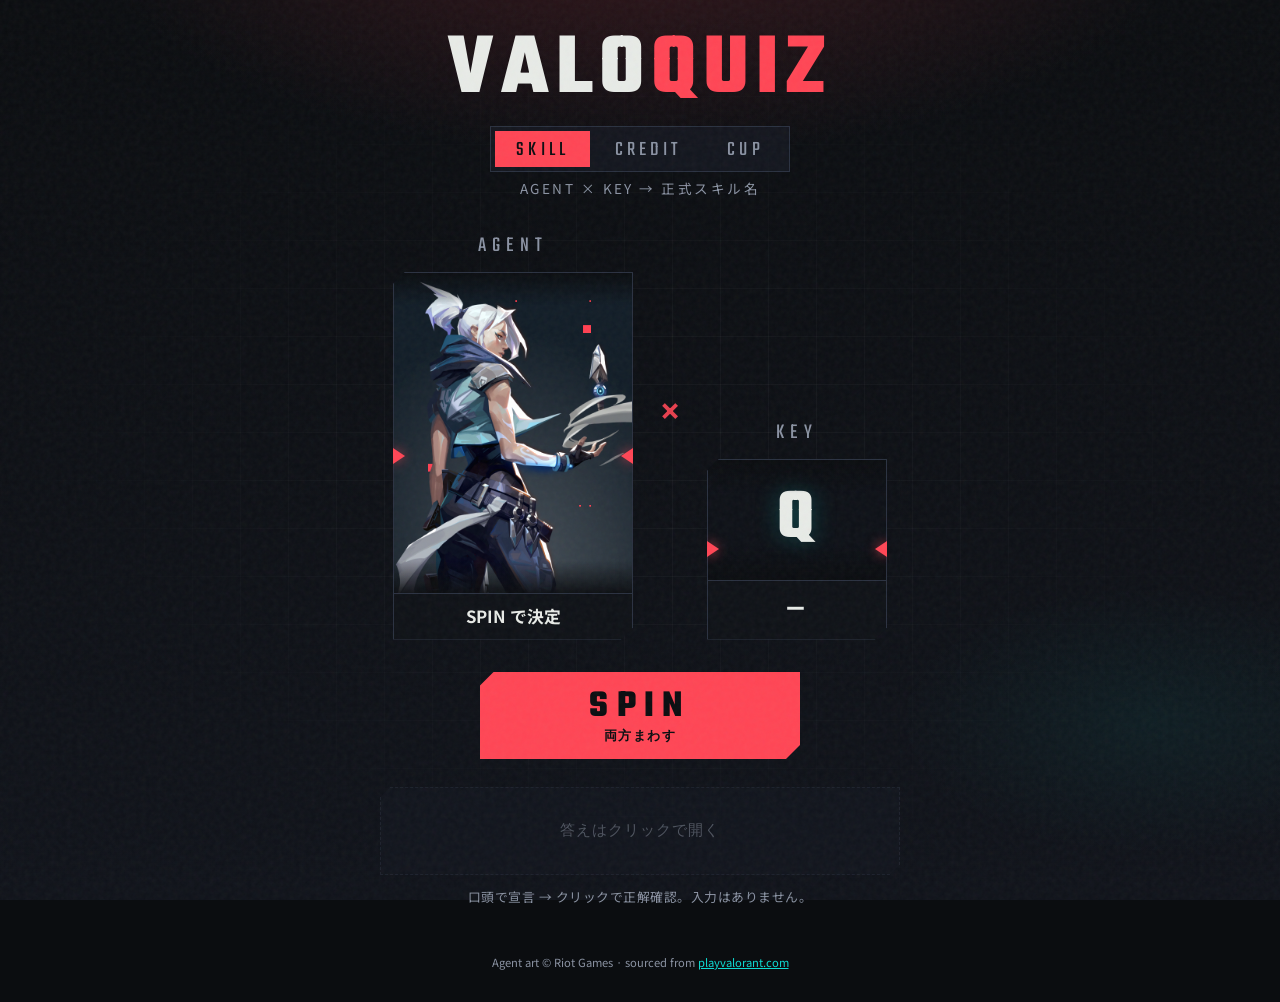
<file: index.html>
<!DOCTYPE html>
<html lang="ja">
  <head>
    <meta charset="UTF-8" />
    <meta name="viewport" content="width=device-width, initial-scale=1.0" />
    <title>VALO QUIZ — スキル名ルーレット</title>
    <link rel="preconnect" href="https://fonts.googleapis.com" />
    <link rel="preconnect" href="https://fonts.gstatic.com" crossorigin />
    <link
      href="https://fonts.googleapis.com/css2?family=Noto+Sans+JP:wght@400;500;700;900&family=Teko:wght@500;600;700&display=swap"
      rel="stylesheet"
    />
    <link rel="stylesheet" href="styles.css" />
  </head>
  <body>
    <div class="noise" aria-hidden="true"></div>
    <div class="grid-bg" aria-hidden="true"></div>

    <header class="top">
      <p class="brand">VALO<span>QUIZ</span></p>
      <nav class="tabs" aria-label="クイズ切り替え">
        <a class="tab is-active" href="index.html" aria-current="page">SKILL</a>
        <a class="tab" href="credit.html">CREDIT</a>
        <a class="tab" href="tournament.html">CUP</a>
      </nav>
      <p class="tag">AGENT × KEY → 正式スキル名</p>
    </header>

    <main class="stage">
      <section class="reels" aria-label="ルーレット">
        <div class="reel-block">
          <div class="reel-label">AGENT</div>
          <div class="reel agent-reel" id="agent-reel">
            <div class="pointer" aria-hidden="true"></div>
            <div class="reel-window">
              <div class="reel-strip" id="agent-strip"></div>
            </div>
            <div class="agent-name" id="agent-name">？</div>
          </div>
        </div>

        <div class="x-mark" aria-hidden="true">×</div>

        <div class="reel-block">
          <div class="reel-label">KEY</div>
          <div class="reel key-reel" id="key-reel">
            <div class="pointer" aria-hidden="true"></div>
            <div class="reel-window">
              <div class="reel-strip" id="key-strip"></div>
            </div>
            <div class="key-name" id="key-name">？</div>
          </div>
        </div>
      </section>

      <section class="controls">
        <button type="button" class="spin-btn" id="spin-btn">
          <span class="spin-btn__glitch">SPIN</span>
          <span class="spin-btn__sub">両方まわす</span>
        </button>
      </section>

      <section class="answer-panel">
        <button
          type="button"
          class="answer-btn"
          id="answer-btn"
          disabled
          aria-expanded="false"
        >
          <span class="answer-btn__hint" id="answer-hint"
            >答えはクリックで開く</span
          >
          <span class="answer-btn__value" id="answer-value" hidden></span>
        </button>
        <p class="howto">
          口頭で宣言 → クリックで正解確認。入力はありません。
        </p>
      </section>
    </main>

    <footer class="foot">
      <span
        >Agent art © Riot Games · sourced from
        <a
          href="https://playvalorant.com/ja-jp/agents/"
          target="_blank"
          rel="noopener"
          >playvalorant.com</a
        ></span
      >
    </footer>

    <script src="data.js"></script>
    <script src="app.js"></script>
  </body>
</html>
</file>
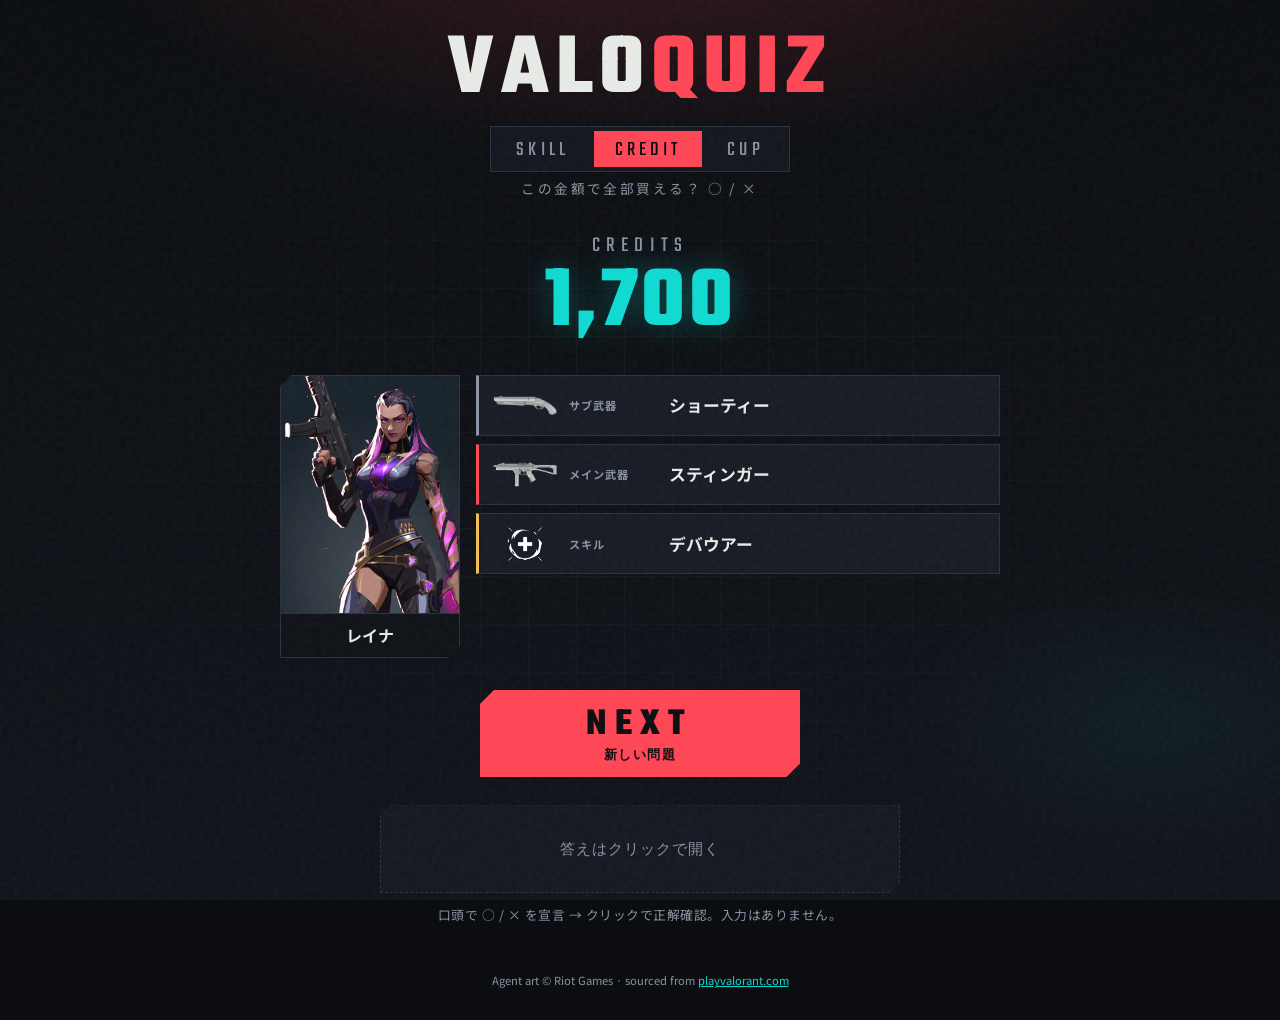
<file: credit.html>
<!DOCTYPE html>
<html lang="ja">
  <head>
    <meta charset="UTF-8" />
    <meta name="viewport" content="width=device-width, initial-scale=1.0" />
    <title>VALO QUIZ — クレジットクイズ</title>
    <link rel="preconnect" href="https://fonts.googleapis.com" />
    <link rel="preconnect" href="https://fonts.gstatic.com" crossorigin />
    <link
      href="https://fonts.googleapis.com/css2?family=Noto+Sans+JP:wght@400;500;700;900&family=Teko:wght@500;600;700&display=swap"
      rel="stylesheet"
    />
    <link rel="stylesheet" href="styles.css" />
    <link rel="stylesheet" href="credit.css" />
  </head>
  <body>
    <div class="noise" aria-hidden="true"></div>
    <div class="grid-bg" aria-hidden="true"></div>

    <header class="top">
      <p class="brand">VALO<span>QUIZ</span></p>
      <nav class="tabs" aria-label="クイズ切り替え">
        <a class="tab" href="index.html">SKILL</a>
        <a class="tab is-active" href="credit.html" aria-current="page">CREDIT</a>
        <a class="tab" href="tournament.html">CUP</a>
      </nav>
      <p class="tag">この金額で全部買える？ ○ / ×</p>
    </header>

    <main class="stage">
      <section class="wallet" aria-label="所持クレジット">
        <span class="wallet__label">CREDITS</span>
        <span class="wallet__amount" id="credits">—</span>      </section>

      <section class="loadout" aria-label="購入リスト">
        <figure class="loadout__agent">
          <img id="agent-img" alt="" />
          <figcaption id="agent-name">—</figcaption>
        </figure>
        <ul class="loadout__items" id="items"></ul>
      </section>

      <section class="controls">
        <button type="button" class="spin-btn" id="next-btn">
          <span class="spin-btn__glitch">NEXT</span>
          <span class="spin-btn__sub">新しい問題</span>
        </button>
      </section>

      <section class="answer-panel">
        <button
          type="button"
          class="answer-btn"
          id="answer-btn"
          aria-expanded="false"
        >
          <span class="answer-btn__hint" id="answer-hint"
            >答えはクリックで開く</span
          >
          <span class="credit-answer" id="answer-value" hidden>
            <span class="credit-answer__verdict" id="verdict"></span>
            <span class="credit-answer__breakdown" id="breakdown"></span>
          </span>
        </button>
        <p class="howto">
          口頭で ○ / × を宣言 → クリックで正解確認。入力はありません。
        </p>
      </section>
    </main>

    <footer class="foot">
      <span
        >Agent art © Riot Games · sourced from
        <a
          href="https://playvalorant.com/ja-jp/agents/"
          target="_blank"
          rel="noopener"
          >playvalorant.com</a
        ></span
      >
    </footer>

    <script src="credit-data.js"></script>
    <script src="credit.js"></script>
  </body>
</html>
</file>
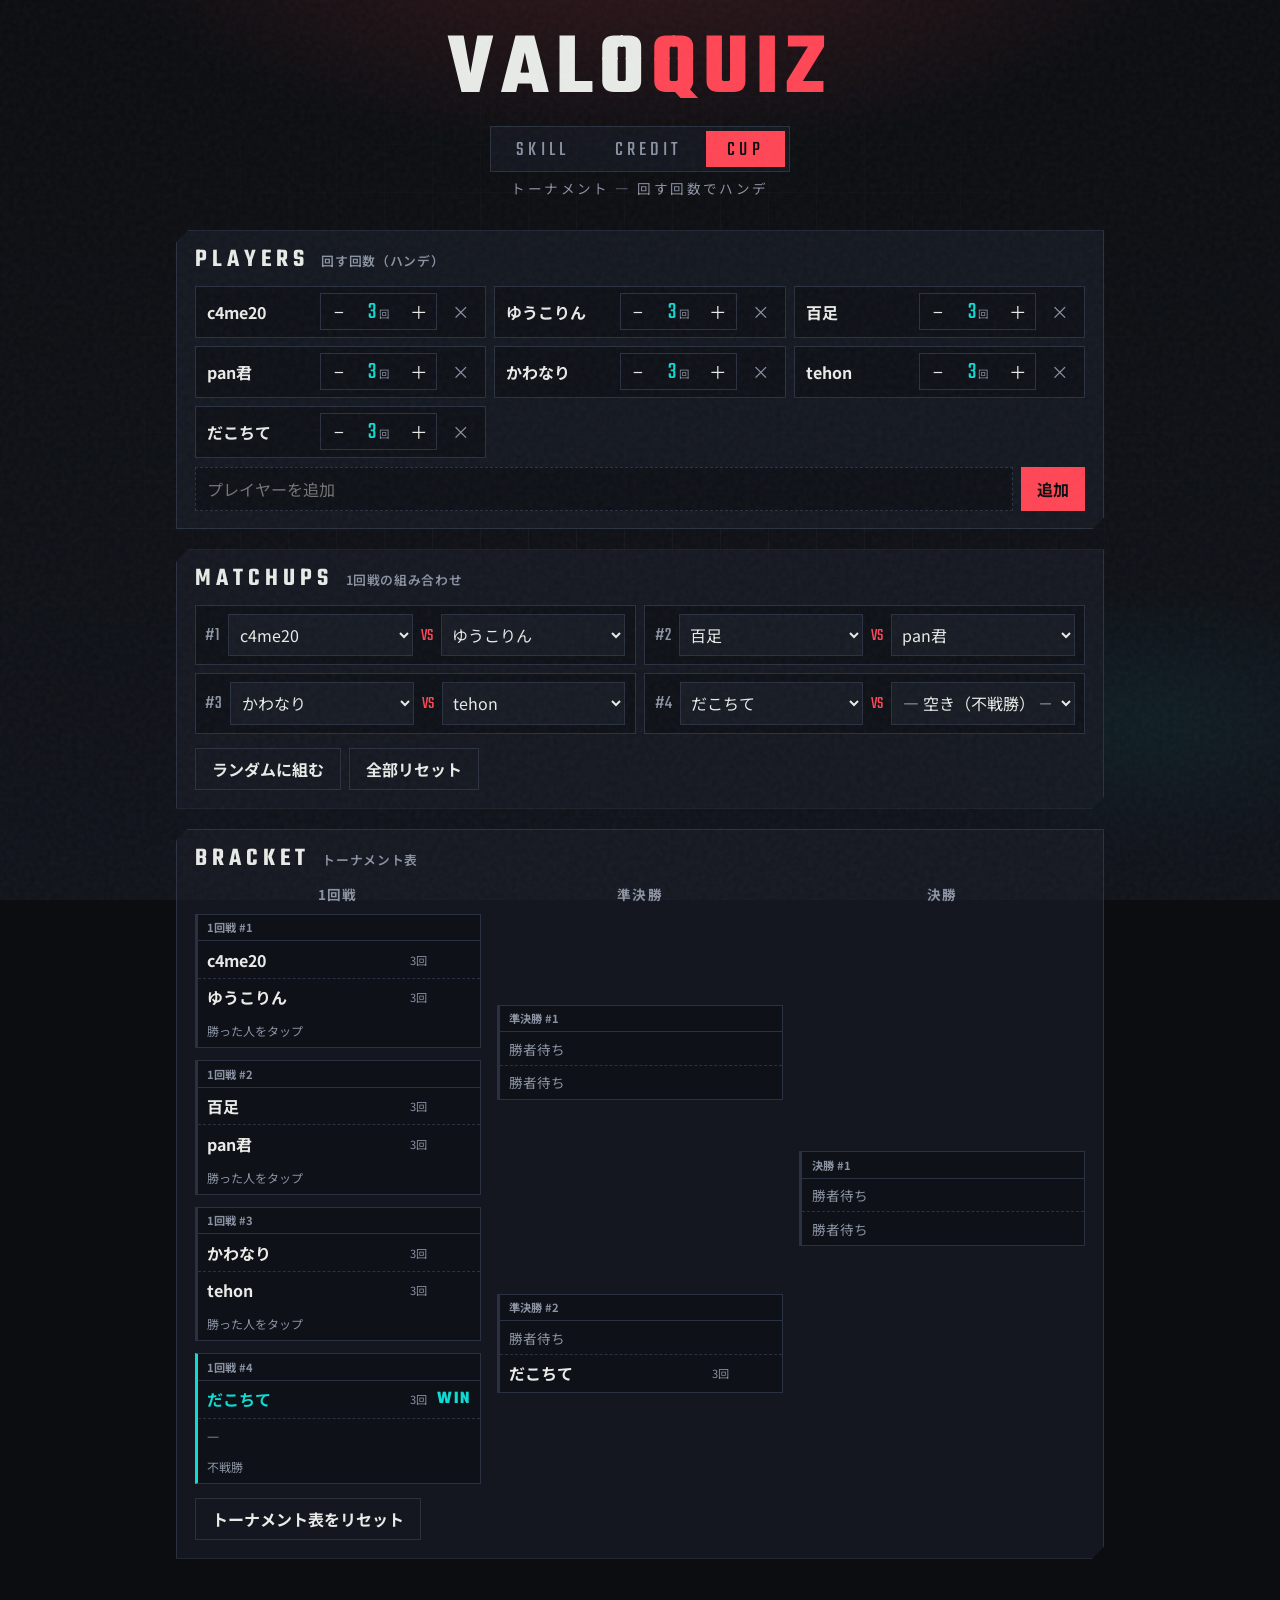
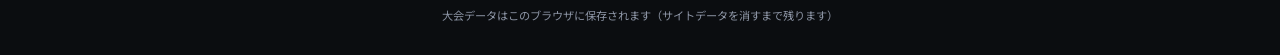
<file: tournament.html>
<!DOCTYPE html>
<html lang="ja">
  <head>
    <meta charset="UTF-8" />
    <meta name="viewport" content="width=device-width, initial-scale=1.0" />
    <title>VALO QUIZ — トーナメント</title>
    <link rel="preconnect" href="https://fonts.googleapis.com" />
    <link rel="preconnect" href="https://fonts.gstatic.com" crossorigin />
    <link
      href="https://fonts.googleapis.com/css2?family=Noto+Sans+JP:wght@400;500;700;900&family=Teko:wght@500;600;700&display=swap"
      rel="stylesheet"
    />
    <link rel="stylesheet" href="styles.css" />
    <link rel="stylesheet" href="tournament.css" />
  </head>
  <body>
    <div class="noise" aria-hidden="true"></div>
    <div class="grid-bg" aria-hidden="true"></div>

    <header class="top">
      <p class="brand">VALO<span>QUIZ</span></p>
      <nav class="tabs" aria-label="クイズ切り替え">
        <a class="tab" href="index.html">SKILL</a>
        <a class="tab" href="credit.html">CREDIT</a>
        <a class="tab is-active" href="tournament.html" aria-current="page">CUP</a>
      </nav>
      <p class="tag">トーナメント — 回す回数でハンデ</p>
    </header>

    <main class="stage cup">
      <div class="champion" id="champion" hidden></div>

      <section class="panel">
        <h2 class="panel__title">PLAYERS<span>回す回数（ハンデ）</span></h2>
        <ul class="players" id="players"></ul>
        <form class="add-player" id="add-player">
          <input type="text" id="new-player" placeholder="プレイヤーを追加" maxlength="16" />
          <button type="submit">追加</button>
        </form>
      </section>

      <section class="panel">
        <h2 class="panel__title">MATCHUPS<span>1回戦の組み合わせ</span></h2>
        <div class="slots" id="slots"></div>
        <div class="panel__actions">
          <button type="button" class="ghost-btn" id="shuffle-btn">ランダムに組む</button>
          <button type="button" class="ghost-btn ghost-btn--danger" id="reset-btn">全部リセット</button>
        </div>
      </section>

      <section class="panel">
        <h2 class="panel__title">BRACKET<span>トーナメント表</span></h2>
        <div class="bracket" id="bracket"></div>
        <div class="panel__actions">
          <button type="button" class="ghost-btn ghost-btn--danger" id="reset-bracket-btn">トーナメント表をリセット</button>
        </div>
      </section>
    </main>

    <footer class="foot">
      <span>大会データはこのブラウザに保存されます（サイトデータを消すまで残ります）</span>
    </footer>

    <script src="tournament-store.js"></script>
    <script src="tournament.js"></script>
  </body>
</html>
</file>
<file: styles.css>
:root {
  --bg: #0b0d10;
  --bg-2: #12151c;
  --panel: #171b24;
  --line: #2a3140;
  --text: #e8ebe7;
  --muted: #8b93a3;
  --valorant: #ff4655;
  --valorant-deep: #c83744;
  --cyan: #0fdbd2;
  --agent-w: 240px;
  --agent-h: 320px;
  --key-h: 120px;
  --ease-out: cubic-bezier(0.16, 1, 0.3, 1);
}

*,
*::before,
*::after {
  box-sizing: border-box;
}

html,
body {
  margin: 0;
  min-height: 100%;
}

body {
  font-family: "Noto Sans JP", sans-serif;
  color: var(--text);
  background: var(--bg);
  overflow-x: hidden;
}

.noise {
  pointer-events: none;
  position: fixed;
  inset: 0;
  z-index: 50;
  opacity: 0.045;
  background-image: url("data:image/svg+xml,%3Csvg viewBox='0 0 200 200' xmlns='http://www.w3.org/2000/svg'%3E%3Cfilter id='n'%3E%3CfeTurbulence type='fractalNoise' baseFrequency='0.85' numOctaves='4' stitchTiles='stitch'/%3E%3C/filter%3E%3Crect width='100%25' height='100%25' filter='url(%23n)'/%3E%3C/svg%3E");
}

.grid-bg {
  pointer-events: none;
  position: fixed;
  inset: 0;
  background:
    radial-gradient(ellipse 80% 50% at 50% -10%, rgba(255, 70, 85, 0.18), transparent 55%),
    radial-gradient(ellipse 40% 30% at 90% 80%, rgba(15, 219, 210, 0.06), transparent 50%),
    linear-gradient(180deg, #0b0d10 0%, #10131a 100%);
  z-index: -1;
}

.grid-bg::after {
  content: "";
  position: absolute;
  inset: 0;
  background-image:
    linear-gradient(rgba(255, 255, 255, 0.03) 1px, transparent 1px),
    linear-gradient(90deg, rgba(255, 255, 255, 0.03) 1px, transparent 1px);
  background-size: 48px 48px;
  mask-image: radial-gradient(ellipse at center, black 20%, transparent 75%);
}

.top {
  text-align: center;
  padding: 2rem 1rem 0.5rem;
  animation: rise 0.7s var(--ease-out) both;
}

.brand {
  margin: 0;
  font-family: Teko, sans-serif;
  font-weight: 700;
  font-size: clamp(3rem, 10vw, 5.5rem);
  letter-spacing: 0.08em;
  line-height: 0.9;
  text-transform: uppercase;
}

.brand span {
  color: var(--valorant);
}

.tabs {
  display: inline-flex;
  gap: 0.25rem;
  margin-top: 0.9rem;
  padding: 0.25rem;
  border: 1px solid var(--line);
  background: rgba(23, 27, 36, 0.7);
}

.tab {
  padding: 0.3rem 1.3rem 0.1rem;
  font-family: Teko, sans-serif;
  font-size: 1.3rem;
  letter-spacing: 0.2em;
  color: var(--muted);
  text-decoration: none;
  transition: color 0.15s ease, background 0.15s ease;
}

.tab:hover {
  color: var(--text);
}

.tab.is-active {
  color: #0b0d10;
  background: var(--valorant);
}

.tag {
  margin: 0.4rem 0 0;
  color: var(--muted);
  font-size: 0.85rem;
  letter-spacing: 0.18em;
  text-transform: uppercase;
}

.stage {
  width: min(960px, 100%);
  margin: 0 auto;
  padding: 1.5rem 1rem 3rem;
}

.reels {
  display: flex;
  align-items: flex-end;
  justify-content: center;
  gap: clamp(0.75rem, 3vw, 1.75rem);
  flex-wrap: wrap;
  animation: rise 0.8s var(--ease-out) 0.1s both;
}

.reel-block {
  display: flex;
  flex-direction: column;
  align-items: center;
  gap: 0.65rem;
}

.reel-label {
  font-family: Teko, sans-serif;
  font-size: 1.35rem;
  letter-spacing: 0.28em;
  color: var(--muted);
}

.reel {
  position: relative;
  background: var(--panel);
  border: 1px solid var(--line);
  clip-path: polygon(12px 0, 100% 0, 100% calc(100% - 12px), calc(100% - 12px) 100%, 0 100%, 0 12px);
}

.agent-reel {
  width: var(--agent-w);
}

.key-reel {
  width: min(180px, 42vw);
}

.pointer {
  position: absolute;
  inset: 0;
  pointer-events: none;
  z-index: 3;
}

.pointer::before,
.pointer::after {
  content: "";
  position: absolute;
  top: 50%;
  width: 0;
  height: 0;
  transform: translateY(-50%);
  filter: drop-shadow(0 0 6px rgba(255, 70, 85, 0.7));
}

.pointer::before {
  left: -1px;
  border-top: 8px solid transparent;
  border-bottom: 8px solid transparent;
  border-left: 12px solid var(--valorant);
}

.pointer::after {
  right: -1px;
  border-top: 8px solid transparent;
  border-bottom: 8px solid transparent;
  border-right: 12px solid var(--valorant);
}

.reel-window {
  overflow: hidden;
  position: relative;
}

.agent-reel .reel-window {
  height: var(--agent-h);
}

.key-reel .reel-window {
  height: var(--key-h);
}

.reel-window::before,
.reel-window::after {
  content: "";
  position: absolute;
  left: 0;
  right: 0;
  height: 28%;
  z-index: 2;
  pointer-events: none;
}

.agent-reel .reel-window::before,
.agent-reel .reel-window::after {
  height: 10%;
}

.reel-window::before {
  top: 0;
  background: linear-gradient(to bottom, rgba(11, 13, 16, 0.92), transparent);
}

.reel-window::after {
  bottom: 0;
  background: linear-gradient(to top, rgba(11, 13, 16, 0.92), transparent);
}

.reel-strip {
  will-change: transform;
}

.agent-card {
  height: var(--agent-h);
  overflow: hidden;
  background: #0e1117;
}

.agent-card img {
  display: block;
  width: 100%;
  height: 100%;
  object-fit: cover;
  object-position: center top;
  filter: saturate(1.05) contrast(1.05);
  user-select: none;
  pointer-events: none;
}

.key-card {
  height: var(--key-h);
  display: grid;
  place-items: center;
  background: #0e1117;
}

.key-glyph {
  font-family: Teko, sans-serif;
  font-size: 4.5rem;
  font-weight: 700;
  letter-spacing: 0.04em;
  color: var(--text);
  line-height: 1;
  text-shadow: 0 0 24px rgba(15, 219, 210, 0.25);
}

.key-card.is-ult .key-glyph {
  color: var(--valorant);
  text-shadow: 0 0 28px rgba(255, 70, 85, 0.45);
}

.agent-name,
.key-name {
  margin: 0;
  padding: 0.65rem 0.75rem;
  width: 100%;
  text-align: center;
  font-weight: 700;
  font-size: 1.05rem;
  border-top: 1px solid var(--line);
  background: rgba(0, 0, 0, 0.35);
  min-height: 2.75rem;
  display: grid;
  place-items: center;
}

.key-name {
  font-family: Teko, sans-serif;
  font-size: 1.6rem;
  letter-spacing: 0.12em;
}

.x-mark {
  font-family: Teko, sans-serif;
  font-size: 3rem;
  color: var(--valorant);
  align-self: center;
  margin-bottom: 2.5rem;
  opacity: 0.9;
}

.controls {
  display: flex;
  justify-content: center;
  margin-top: 2rem;
  animation: rise 0.85s var(--ease-out) 0.18s both;
}

.spin-btn {
  appearance: none;
  border: none;
  cursor: pointer;
  min-width: min(320px, 88vw);
  padding: 1rem 1.5rem 0.85rem;
  background: var(--valorant);
  color: #0b0d10;
  clip-path: polygon(14px 0, 100% 0, 100% calc(100% - 14px), calc(100% - 14px) 100%, 0 100%, 0 14px);
  transition: transform 0.15s ease, background 0.15s ease, filter 0.15s ease;
}

.spin-btn:hover:not(:disabled) {
  background: #ff5d6a;
  transform: translateY(-2px);
  filter: drop-shadow(0 8px 20px rgba(255, 70, 85, 0.35));
}

.spin-btn:active:not(:disabled) {
  transform: translateY(1px);
}

.spin-btn:disabled {
  cursor: not-allowed;
  opacity: 0.55;
}

.spin-btn__glitch {
  display: block;
  font-family: Teko, sans-serif;
  font-size: 2.4rem;
  font-weight: 700;
  letter-spacing: 0.22em;
  line-height: 1;
}

.spin-btn__sub {
  display: block;
  margin-top: 0.15rem;
  font-size: 0.8rem;
  font-weight: 700;
  letter-spacing: 0.12em;
}

.answer-panel {
  margin-top: 1.75rem;
  display: flex;
  flex-direction: column;
  align-items: center;
  gap: 0.75rem;
  animation: rise 0.9s var(--ease-out) 0.24s both;
}

.answer-btn {
  appearance: none;
  width: min(520px, 92vw);
  min-height: 88px;
  padding: 1.1rem 1.25rem;
  border: 1px dashed var(--line);
  background: rgba(23, 27, 36, 0.85);
  color: var(--text);
  cursor: pointer;
  clip-path: polygon(10px 0, 100% 0, 100% calc(100% - 10px), calc(100% - 10px) 100%, 0 100%, 0 10px);
  transition: border-color 0.2s ease, background 0.2s ease, transform 0.2s ease;
}

.answer-btn:disabled {
  cursor: default;
  opacity: 0.5;
}

.answer-btn:not(:disabled):hover {
  border-color: var(--cyan);
  background: rgba(15, 219, 210, 0.06);
}

.answer-btn.is-open {
  border-style: solid;
  border-color: var(--valorant);
  background: linear-gradient(135deg, rgba(255, 70, 85, 0.16), rgba(23, 27, 36, 0.95));
}

.answer-btn__hint {
  display: block;
  color: var(--muted);
  font-size: 0.95rem;
  letter-spacing: 0.06em;
}

.answer-btn__value {
  display: block;
  font-weight: 900;
  font-size: clamp(1.35rem, 4vw, 1.85rem);
  letter-spacing: 0.04em;
  color: var(--text);
}

.answer-btn__hint[hidden],
.answer-btn__value[hidden] {
  display: none !important;
}

.howto {
  margin: 0;
  color: var(--muted);
  font-size: 0.8rem;
  letter-spacing: 0.04em;
}

.foot {
  text-align: center;
  padding: 0 1rem 2rem;
  color: var(--muted);
  font-size: 0.7rem;
}

.foot a {
  color: var(--cyan);
}

.reel.is-spinning {
  box-shadow: 0 0 0 1px rgba(255, 70, 85, 0.35), 0 0 40px rgba(255, 70, 85, 0.12);
}

.reel.is-landed {
  animation: land-flash 0.55s ease;
}

@keyframes land-flash {
  0% {
    box-shadow: 0 0 0 1px rgba(15, 219, 210, 0.8), 0 0 30px rgba(15, 219, 210, 0.35);
  }
  100% {
    box-shadow: none;
  }
}

@keyframes rise {
  from {
    opacity: 0;
    transform: translateY(18px);
  }
  to {
    opacity: 1;
    transform: translateY(0);
  }
}

@media (max-width: 640px) {
  :root {
    --agent-w: min(46vw, 190px, calc((100dvh - 400px) * 0.75));
    --agent-h: calc(var(--agent-w) * 4 / 3);
    --key-h: 96px;
  }

  .top {
    padding-top: 0.75rem;
  }

  .brand {
    font-size: 2.2rem;
  }

  .tabs {
    margin-top: 0.4rem;
  }

  .tab {
    font-size: 1.1rem;
    padding: 0.2rem 1rem 0;
  }

  .tag {
    margin-top: 0.3rem;
    font-size: 0.7rem;
    letter-spacing: 0.1em;
  }

  .stage {
    padding: 0.75rem 0.75rem 0.5rem;
  }

  .reels {
    flex-wrap: nowrap;
    gap: 0.4rem;
  }

  .reel-label {
    font-size: 1.1rem;
  }

  .key-reel {
    width: min(30vw, 120px);
  }

  .key-glyph {
    font-size: 3.6rem;
  }

  .agent-name,
  .key-name {
    font-size: 0.95rem;
    padding: 0.5rem 0.4rem;
  }

  .key-name {
    font-size: 1.4rem;
  }

  .x-mark {
    font-size: 1.8rem;
    margin-bottom: 2rem;
  }

  .reel-block {
    gap: 0.3rem;
  }

  .controls {
    margin-top: 0.75rem;
  }

  .spin-btn {
    min-width: min(200px, 60vw);
    padding: 0.45rem 1rem 0.25rem;
  }

  .spin-btn__glitch {
    font-size: 1.6rem;
  }

  .spin-btn__sub {
    display: none;
  }

  .answer-panel {
    margin-top: 0.6rem;
  }

  .answer-btn {
    min-height: 0;
    padding: 0.6rem 0.9rem;
  }

  .answer-btn__hint {
    font-size: 0.85rem;
  }

  .answer-btn__value {
    font-size: 1.3rem;
  }

  .howto {
    display: none;
  }

  .foot {
    padding: 0 1rem 0.75rem;
    font-size: 0.6rem;
  }
}

@media (max-width: 640px) and (max-height: 720px) {
  .brand {
    font-size: 1.9rem;
  }

  .tag {
    display: none;
  }
}

@media (hover: none) {
  .spin-btn,
  .answer-btn,
  .tab {
    -webkit-tap-highlight-color: transparent;
  }
}
</file>
<file: credit.css>
.wallet {
  display: flex;
  flex-direction: column;
  align-items: center;
  gap: 0.1rem;
  animation: rise 0.8s var(--ease-out) 0.05s both;
}

.wallet__label {
  font-family: Teko, sans-serif;
  font-size: 1.35rem;
  letter-spacing: 0.28em;
  color: var(--muted);
}

.wallet__amount {
  font-family: Teko, sans-serif;
  font-weight: 700;
  font-size: clamp(3.5rem, 12vw, 5.5rem);
  line-height: 0.95;
  letter-spacing: 0.04em;
  color: var(--cyan);
  text-shadow: 0 0 32px rgba(15, 219, 210, 0.3);
}

.wallet__amount.is-pop {
  animation: pop 0.45s var(--ease-out);
}

.loadout {
  margin: 1.75rem auto 0;
  width: min(720px, 100%);
  display: grid;
  grid-template-columns: 180px 1fr;
  gap: 1rem;
  animation: rise 0.85s var(--ease-out) 0.12s both;
}

.loadout__agent {
  margin: 0;
  background: var(--panel);
  border: 1px solid var(--line);
  clip-path: polygon(12px 0, 100% 0, 100% calc(100% - 12px), calc(100% - 12px) 100%, 0 100%, 0 12px);
  align-self: start;
}

.loadout__agent img {
  display: block;
  width: 100%;
  aspect-ratio: 3 / 4;
  object-fit: cover;
  object-position: center top;
}

.loadout__agent figcaption {
  padding: 0.6rem;
  text-align: center;
  font-weight: 700;
  border-top: 1px solid var(--line);
  background: rgba(0, 0, 0, 0.35);
}

.loadout__items {
  list-style: none;
  margin: 0;
  padding: 0;
  display: flex;
  flex-direction: column;
  gap: 0.5rem;
}

.item {
  display: grid;
  grid-template-columns: 64px 88px 1fr auto;
  align-items: center;
  gap: 0.75rem;
  padding: 0.6rem 0.9rem;
  background: var(--panel);
  border: 1px solid var(--line);
  border-left: 3px solid var(--line);
  animation: rise 0.45s var(--ease-out) both;
}

.item--sub {
  border-left-color: #8b93a3;
}

.item--main {
  border-left-color: var(--valorant);
}

.item--armor {
  border-left-color: var(--cyan);
}

.item--skill {
  border-left-color: #f2c14e;
}

.item__kind {
  font-size: 0.7rem;
  font-weight: 700;
  letter-spacing: 0.08em;
  color: var(--muted);
}

.item__icon {
  height: 40px;
  display: grid;
  place-items: center;
}

.item__icon img {
  max-width: 100%;
  max-height: 100%;
  object-fit: contain;
}

.item--skill .item__icon img {
  height: 36px;
}

.item--armor .item__icon img {
  height: 30px;
}

.item__name {
  font-weight: 700;
  font-size: 1.05rem;
}

.item__badge {
  margin-left: 0.4rem;
  padding: 0.1rem 0.4rem;
  font-size: 0.7rem;
  font-weight: 700;
  color: #0b0d10;
  background: #f2c14e;
  vertical-align: middle;
}

.item__price {
  font-family: Teko, sans-serif;
  font-size: 1.4rem;
  letter-spacing: 0.04em;
  color: var(--muted);
  visibility: hidden;
}

.is-revealed .item__price {
  visibility: visible;
}

.credit-answer {
  display: block;
}

.credit-answer[hidden] {
  display: none !important;
}

.credit-answer__verdict {
  display: block;
  font-weight: 900;
  font-size: clamp(1.6rem, 5vw, 2.2rem);
}

.credit-answer__verdict.is-ok {
  color: var(--cyan);
}

.credit-answer__verdict.is-ng {
  color: var(--valorant);
}

.credit-answer__breakdown {
  display: block;
  margin-top: 0.35rem;
  color: var(--muted);
  font-size: 0.95rem;
}

.credit-answer__breakdown strong {
  color: var(--text);
}

@keyframes pop {
  0% {
    transform: scale(0.9);
    opacity: 0.4;
  }
  100% {
    transform: scale(1);
    opacity: 1;
  }
}

@media (max-width: 640px) {
  .stage {
    display: grid;
    grid-template-columns: auto 1fr;
    grid-template-areas:
      "agent wallet"
      "items items"
      "controls controls"
      "answer answer";
    column-gap: 0.75rem;
    row-gap: 0.6rem;
  }

  .loadout {
    display: contents;
  }

  .loadout__agent {
    grid-area: agent;
    width: 76px;
  }

  .loadout__agent figcaption {
    padding: 0.25rem;
    font-size: 0.75rem;
  }

  .wallet {
    grid-area: wallet;
    align-self: center;
  }

  .wallet__label {
    font-size: 1.1rem;
  }

  .wallet__amount {
    font-size: 3.4rem;
  }

  .loadout__items {
    grid-area: items;
    gap: 0.35rem;
  }

  .item {
    grid-template-columns: 44px 52px 1fr auto;
    gap: 0.5rem;
    padding: 0.35rem 0.6rem;
  }

  .item__icon {
    height: 26px;
  }

  .item--skill .item__icon img {
    height: 24px;
  }

  .item--armor .item__icon img {
    height: 22px;
  }

  .item__kind {
    font-size: 0.6rem;
    letter-spacing: 0.02em;
  }

  .item__name {
    font-size: 0.9rem;
  }

  .item__badge {
    font-size: 0.6rem;
  }

  .item__price {
    font-size: 1.15rem;
  }

  .controls {
    grid-area: controls;
    margin-top: 0.25rem;
  }

  .answer-panel {
    grid-area: answer;
    margin-top: 0;
  }

  .credit-answer__verdict {
    font-size: 1.4rem;
  }

  .credit-answer__breakdown {
    margin-top: 0.15rem;
    font-size: 0.8rem;
  }
}

@media (max-width: 640px) and (max-height: 720px) {
  .loadout__agent {
    width: 64px;
  }

  .wallet__amount {
    font-size: 3rem;
  }

  .item {
    padding: 0.25rem 0.6rem;
  }
}
</file>
<file: tournament.css>
.cup {
  display: flex;
  flex-direction: column;
  gap: 1.25rem;
}

.panel {
  padding: 1rem 1.1rem 1.1rem;
  background: rgba(23, 27, 36, 0.85);
  border: 1px solid var(--line);
  clip-path: polygon(12px 0, 100% 0, 100% calc(100% - 12px), calc(100% - 12px) 100%, 0 100%, 0 12px);
  animation: rise 0.7s var(--ease-out) both;
}

.panel__title {
  margin: 0 0 0.8rem;
  font-family: Teko, sans-serif;
  font-size: 1.6rem;
  font-weight: 600;
  letter-spacing: 0.2em;
  line-height: 1;
}

.panel__title span {
  margin-left: 0.75rem;
  font-family: "Noto Sans JP", sans-serif;
  font-size: 0.8rem;
  letter-spacing: 0.05em;
  color: var(--muted);
}

.panel__actions {
  display: flex;
  flex-wrap: wrap;
  gap: 0.5rem;
  margin-top: 0.9rem;
}

.note {
  margin: 0.6rem 0 0;
  font-size: 0.75rem;
  color: var(--muted);
}

input,
select,
button {
  font: inherit;
}

.players {
  list-style: none;
  margin: 0;
  padding: 0;
  display: grid;
  grid-template-columns: repeat(auto-fill, minmax(260px, 1fr));
  gap: 0.5rem;
}

.player {
  display: grid;
  grid-template-columns: 1fr auto auto;
  align-items: center;
  gap: 0.5rem;
  padding: 0.4rem 0.5rem 0.4rem 0.7rem;
  background: #0e1117;
  border: 1px solid var(--line);
}

.player__name {
  min-width: 0;
  padding: 0.3rem 0;
  border: none;
  background: transparent;
  color: var(--text);
  font-weight: 700;
  font-size: 1rem;
}

.player__name:focus {
  outline: none;
  border-bottom: 1px solid var(--cyan);
}

.stepper {
  display: flex;
  align-items: center;
  border: 1px solid var(--line);
}

.stepper button {
  width: 2.2rem;
  height: 2.2rem;
  border: none;
  background: transparent;
  color: var(--text);
  font-size: 1.1rem;
  cursor: pointer;
}

.stepper button:hover {
  background: rgba(255, 70, 85, 0.15);
}

.stepper__value {
  min-width: 2.8rem;
  text-align: center;
  font-family: Teko, sans-serif;
  font-size: 1.5rem;
  line-height: 1;
  color: var(--cyan);
}

.stepper__value small {
  margin-left: 0.1rem;
  font-family: "Noto Sans JP", sans-serif;
  font-size: 0.65rem;
  color: var(--muted);
}

.player__del {
  width: 2rem;
  height: 2rem;
  border: none;
  background: transparent;
  color: var(--muted);
  font-size: 1.1rem;
  cursor: pointer;
}

.player__del:hover {
  color: var(--valorant);
}

.add-player {
  display: flex;
  gap: 0.5rem;
  margin-top: 0.6rem;
}

.add-player input {
  flex: 1;
  min-width: 0;
  padding: 0.55rem 0.7rem;
  border: 1px dashed var(--line);
  background: #0e1117;
  color: var(--text);
}

.add-player button,
.ghost-btn {
  padding: 0.5rem 1rem;
  border: none;
  background: var(--valorant);
  color: #0b0d10;
  font-weight: 700;
  cursor: pointer;
  text-decoration: none;
  text-align: center;
}

.ghost-btn {
  background: transparent;
  color: var(--text);
  border: 1px solid var(--line);
}

.ghost-btn:hover {
  border-color: var(--cyan);
}

.ghost-btn--danger:hover {
  border-color: var(--valorant);
  color: var(--valorant);
}

.slots {
  display: grid;
  grid-template-columns: repeat(auto-fill, minmax(340px, 1fr));
  gap: 0.5rem;
}

.slot-pair {
  display: grid;
  grid-template-columns: auto 1fr auto 1fr;
  align-items: center;
  gap: 0.5rem;
  padding: 0.5rem 0.6rem;
  background: #0e1117;
  border: 1px solid var(--line);
}

.slot-pair__label {
  font-family: Teko, sans-serif;
  font-size: 1.2rem;
  color: var(--muted);
}

.slot-pair__vs {
  font-family: Teko, sans-serif;
  font-size: 1.1rem;
  color: var(--valorant);
}

.slot-pair select {
  min-width: 0;
  width: 100%;
  padding: 0.45rem 0.4rem;
  border: 1px solid var(--line);
  background: var(--panel);
  color: var(--text);
}

.slot-pair select.is-dup {
  border-color: var(--valorant);
  color: var(--valorant);
}

.bracket {
  display: grid;
  grid-template-columns: repeat(3, 1fr);
  gap: 1rem;
}

.bracket__round {
  display: flex;
  flex-direction: column;
  gap: 0.6rem;
}

.bracket__cards {
  flex: 1;
  display: flex;
  flex-direction: column;
  justify-content: space-around;
  gap: 0.75rem;
}

.bracket__round h3 {
  margin: 0;
  font-size: 0.85rem;
  color: var(--muted);
  letter-spacing: 0.1em;
  text-align: center;
}

.mc {
  background: #0e1117;
  border: 1px solid var(--line);
  border-left: 3px solid var(--line);
}

.mc.is-done {
  border-left-color: var(--cyan);
}

.mc.is-void {
  opacity: 0.45;
}

.mc__head {
  padding: 0.3rem 0.6rem;
  font-size: 0.7rem;
  font-weight: 700;
  color: var(--muted);
  border-bottom: 1px solid var(--line);
}

.mc__row {
  display: grid;
  grid-template-columns: 1fr auto auto;
  align-items: center;
  gap: 0.5rem;
  padding: 0.4rem 0.6rem;
  font-weight: 700;
}

.mc__row + .mc__row {
  border-top: 1px dashed var(--line);
}

.mc__pick {
  width: 100%;
  border: none;
  background: transparent;
  color: var(--text);
  font: inherit;
  font-weight: 700;
  text-align: left;
  cursor: pointer;
  transition: background 0.15s ease;
}

.mc__pick:hover {
  background: rgba(15, 219, 210, 0.08);
}

.mc__pick + .mc__pick {
  border-top: 1px dashed var(--line);
}

.mc__mark {
  min-width: 2.2rem;
  text-align: right;
  font-family: Teko, sans-serif;
  font-size: 1.1rem;
  letter-spacing: 0.1em;
  line-height: 1;
  color: var(--cyan);
}

.mc__row.is-empty {
  color: var(--muted);
  font-weight: 400;
  font-size: 0.85rem;
}

.mc__row.is-win {
  color: var(--cyan);
}

.mc__row.is-lose {
  color: var(--muted);
}

.mc__row.is-lose .mc__name {
  text-decoration: line-through;
}

.mc__name {
  min-width: 0;
  overflow: hidden;
  text-overflow: ellipsis;
  white-space: nowrap;
}

.mc__spins {
  font-size: 0.7rem;
  font-weight: 400;
  color: var(--muted);
}

.mc__status {
  margin: 0;
  padding: 0.4rem 0.6rem 0.5rem;
  font-size: 0.75rem;
  color: var(--muted);
}

.champion {
  display: flex;
  flex-direction: column;
  align-items: center;
  padding: 1rem;
  border: 1px solid var(--cyan);
  background: linear-gradient(135deg, rgba(15, 219, 210, 0.15), rgba(23, 27, 36, 0.9));
  animation: rise 0.6s var(--ease-out) both;
}

.champion[hidden] {
  display: none;
}

.champion span {
  font-family: Teko, sans-serif;
  font-size: 1.3rem;
  letter-spacing: 0.3em;
  color: var(--cyan);
}

.champion strong {
  font-size: 2rem;
  font-weight: 900;
}

@media (max-width: 760px) {
  .bracket {
    grid-template-columns: 1fr;
  }

  .bracket__round h3 {
    text-align: left;
  }
}

@media (max-width: 640px) {
  .panel {
    padding: 0.8rem;
  }

  .panel__title {
    font-size: 1.35rem;
  }

  .slots {
    grid-template-columns: 1fr;
  }

  .players {
    grid-template-columns: 1fr;
  }
}
</file>
